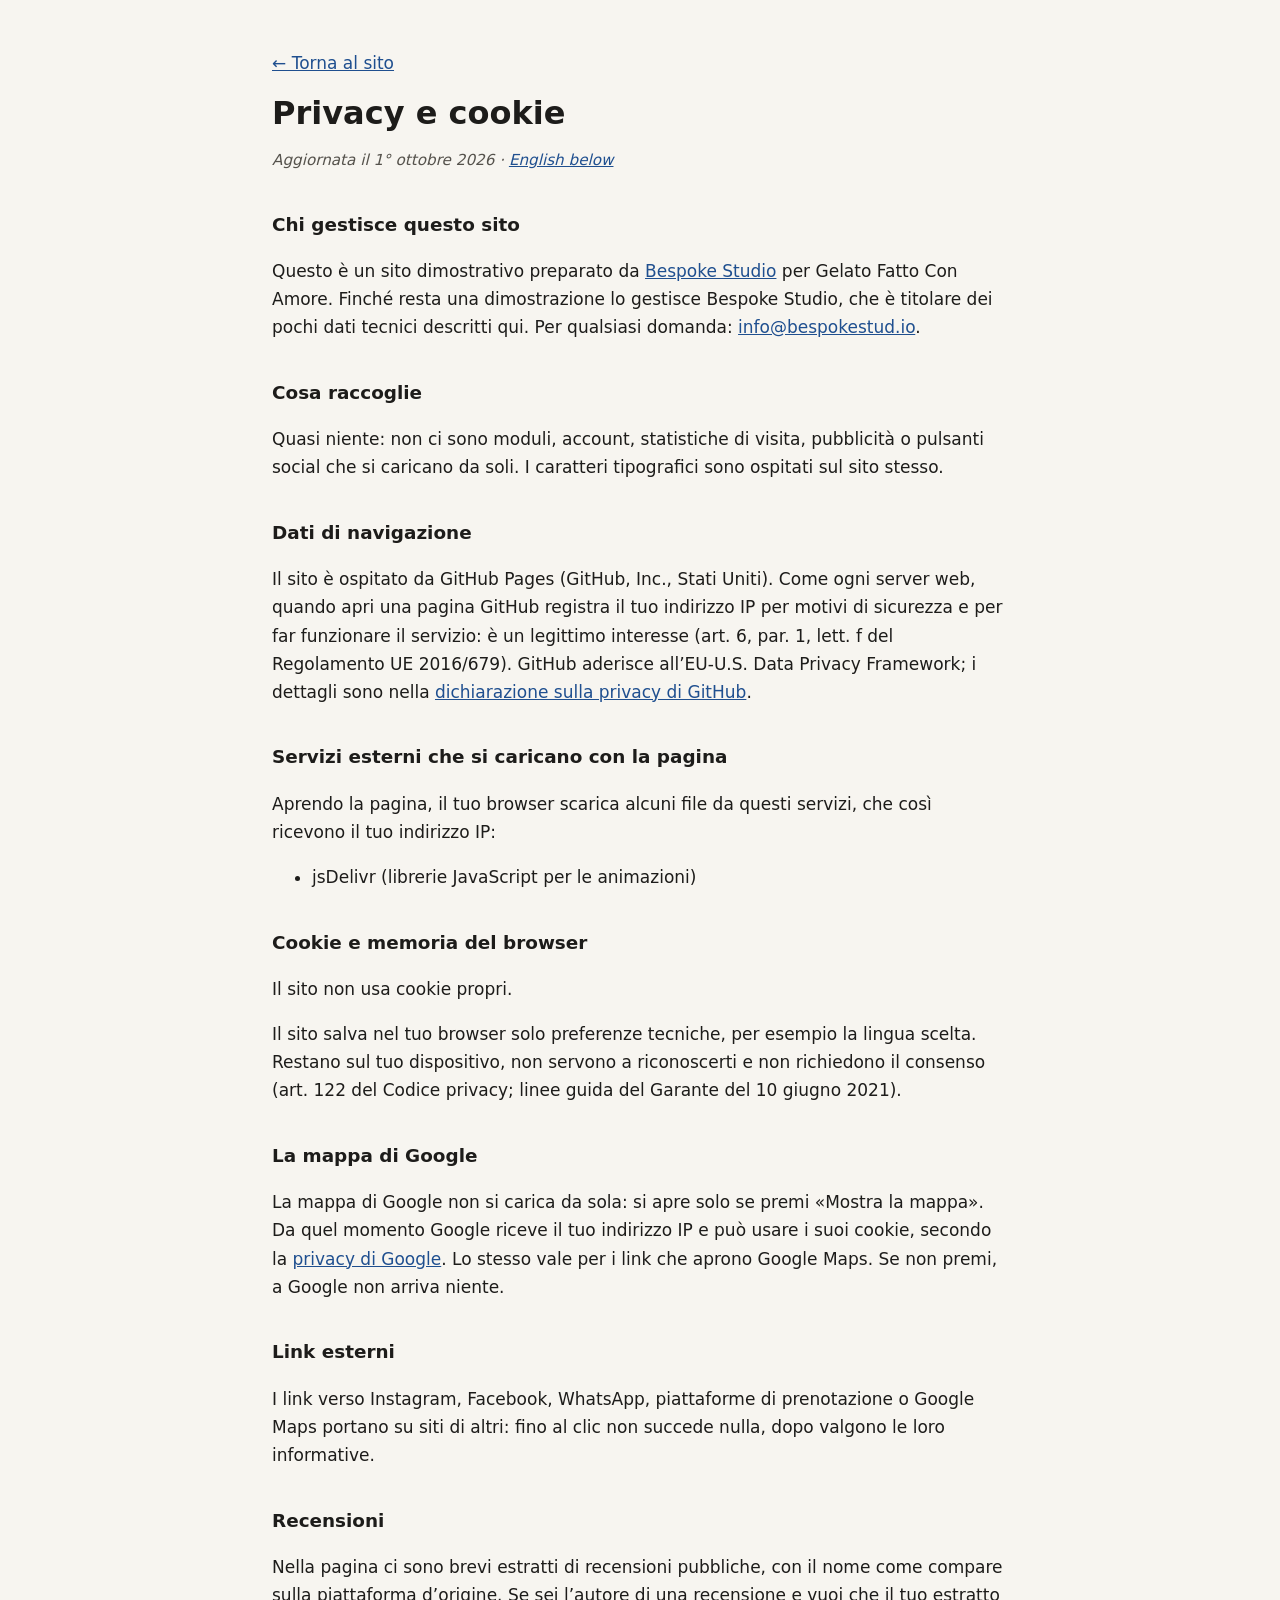
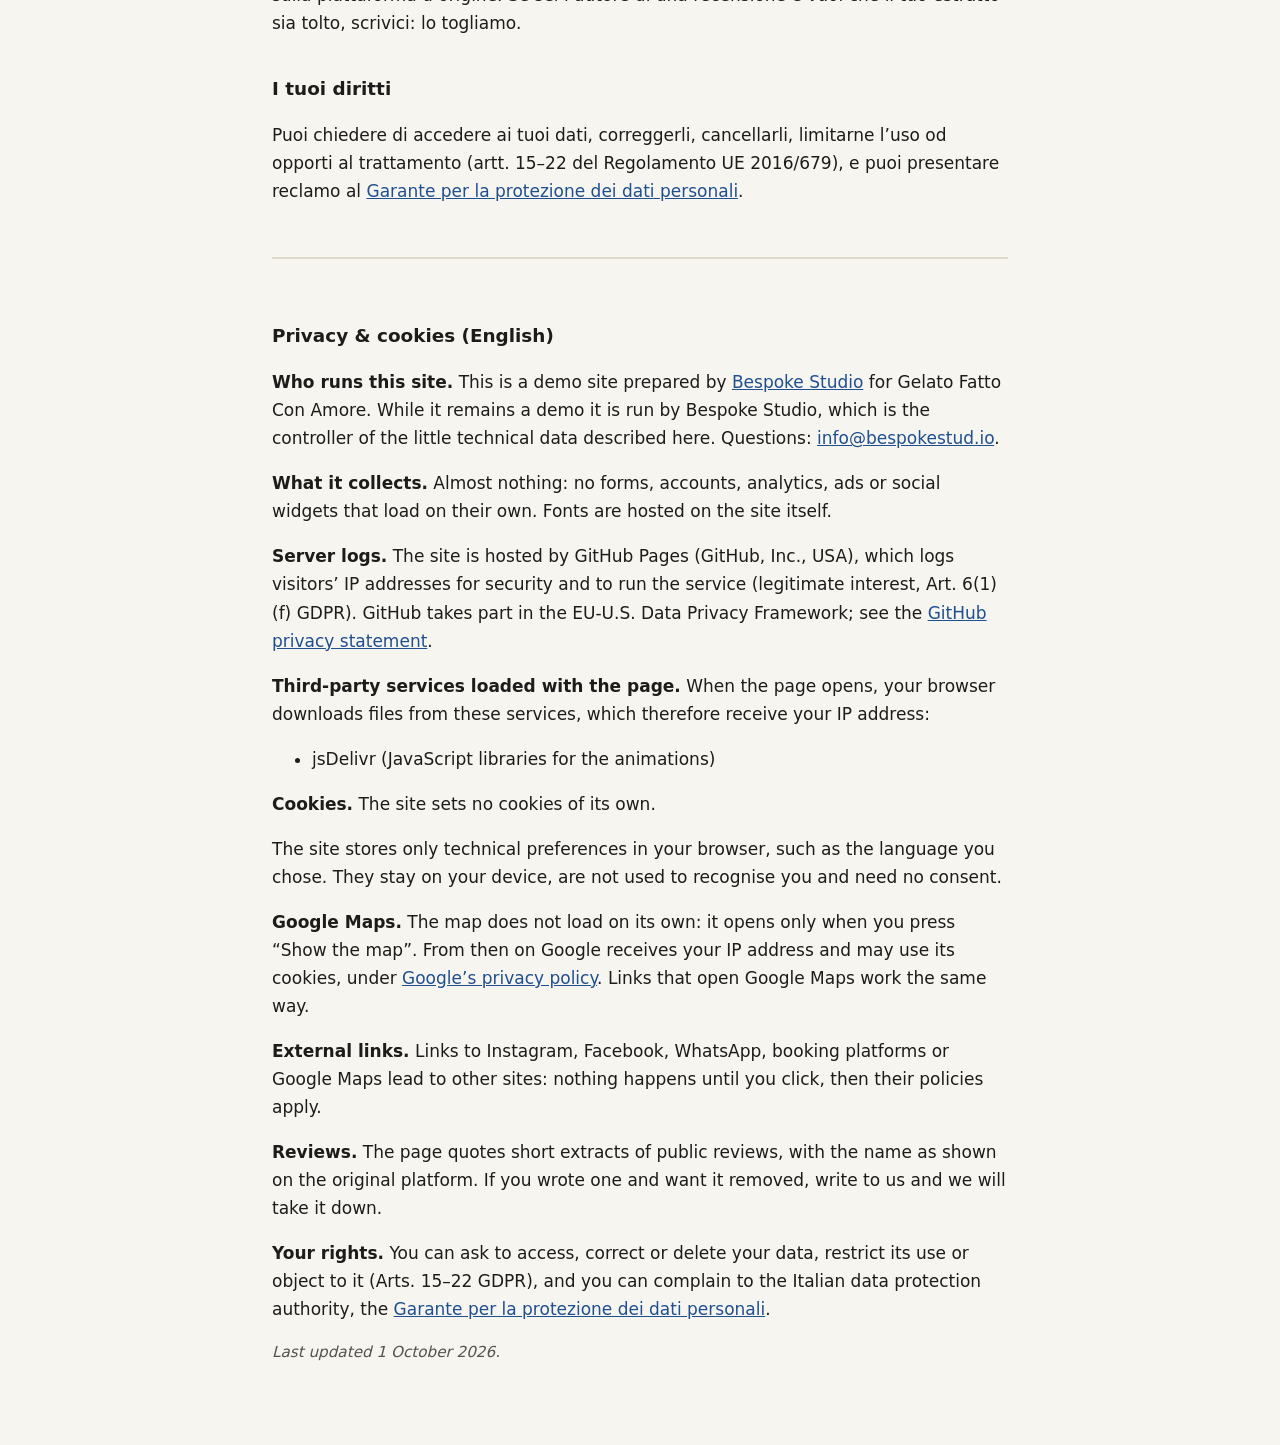
<file: privacy.html>
<!DOCTYPE html>
<html lang="it">
<head>
  <meta charset="UTF-8">
  <meta name="viewport" content="width=device-width, initial-scale=1.0">
  <meta name="robots" content="noindex">
  <title>Privacy e cookie · Gelato Fatto Con Amore</title>
  <meta name="description" content="Informativa privacy e cookie del sito Gelato Fatto Con Amore.">
  <style>
    body { margin: 0; background: #f7f5f0; color: #1d1c1a; font: 17px/1.65 system-ui, -apple-system, "Segoe UI", Roboto, sans-serif; }
    main { max-width: 46rem; margin: 0 auto; padding: 32px 20px 64px; }
    h1 { font-size: 2rem; line-height: 1.2; margin: 0.4em 0 0.2em; }
    h2 { font-size: 1.15rem; margin: 2em 0 0.4em; }
    a { color: #1f4f8f; }
    .data { color: #55524c; font-style: italic; font-size: 0.95rem; }
    .en { margin-top: 3em; padding-top: 1.5em; border-top: 2px solid #ddd8cc; }
    code { font-size: 0.9em; background: #ebe7dc; padding: 0 4px; border-radius: 3px; }
  </style>
</head>
<body>
<main>
  <p><a href="index.html">← Torna al sito</a></p>
  <h1>Privacy e cookie</h1>
  <p class="data">Aggiornata il 1° ottobre 2026 · <a href="#english" lang="en">English below</a></p>
  <h2>Chi gestisce questo sito</h2>
  <p>Questo è un sito dimostrativo preparato da <a href="https://bespokestud.io" rel="noopener">Bespoke Studio</a> per Gelato Fatto Con Amore. Finché resta una dimostrazione lo gestisce Bespoke Studio, che è titolare dei pochi dati tecnici descritti qui. Per qualsiasi domanda: <a href="mailto:info@bespokestud.io">info@bespokestud.io</a>.</p>
  <h2>Cosa raccoglie</h2>
  <p>Quasi niente: non ci sono moduli, account, statistiche di visita, pubblicità o pulsanti social che si caricano da soli. I caratteri tipografici sono ospitati sul sito stesso.</p>
  <h2>Dati di navigazione</h2>
  <p>Il sito è ospitato da GitHub Pages (GitHub, Inc., Stati Uniti). Come ogni server web, quando apri una pagina GitHub registra il tuo indirizzo IP per motivi di sicurezza e per far funzionare il servizio: è un legittimo interesse (art. 6, par. 1, lett. f del Regolamento UE 2016/679). GitHub aderisce all’EU-U.S. Data Privacy Framework; i dettagli sono nella <a href="https://docs.github.com/site-policy/privacy-policies/github-general-privacy-statement" rel="noopener">dichiarazione sulla privacy di GitHub</a>.</p>
  <h2>Servizi esterni che si caricano con la pagina</h2>
  <p>Aprendo la pagina, il tuo browser scarica alcuni file da questi servizi, che così ricevono il tuo indirizzo IP:</p>
  <ul><li>jsDelivr (librerie JavaScript per le animazioni)</li></ul>
  <h2>Cookie e memoria del browser</h2>
  <p>Il sito non usa cookie propri.</p>
  <p>Il sito salva nel tuo browser solo preferenze tecniche, per esempio la lingua scelta. Restano sul tuo dispositivo, non servono a riconoscerti e non richiedono il consenso (art. 122 del Codice privacy; linee guida del Garante del 10 giugno 2021).</p>
  <h2>La mappa di Google</h2>
  <p>La mappa di Google non si carica da sola: si apre solo se premi «Mostra la mappa». Da quel momento Google riceve il tuo indirizzo IP e può usare i suoi cookie, secondo la <a href="https://policies.google.com/privacy?hl=it" rel="noopener">privacy di Google</a>. Lo stesso vale per i link che aprono Google Maps. Se non premi, a Google non arriva niente.</p>
  <h2>Link esterni</h2>
  <p>I link verso Instagram, Facebook, WhatsApp, piattaforme di prenotazione o Google Maps portano su siti di altri: fino al clic non succede nulla, dopo valgono le loro informative.</p>
  <h2>Recensioni</h2>
  <p>Nella pagina ci sono brevi estratti di recensioni pubbliche, con il nome come compare sulla piattaforma d’origine. Se sei l’autore di una recensione e vuoi che il tuo estratto sia tolto, scrivici: lo togliamo.</p>
  <h2>I tuoi diritti</h2>
  <p>Puoi chiedere di accedere ai tuoi dati, correggerli, cancellarli, limitarne l’uso od opporti al trattamento (artt. 15–22 del Regolamento UE 2016/679), e puoi presentare reclamo al <a href="https://www.garanteprivacy.it" rel="noopener">Garante per la protezione dei dati personali</a>.</p>
  <div class="en" id="english" lang="en">
    <h2>Privacy &amp; cookies (English)</h2>
    <p><strong>Who runs this site.</strong> This is a demo site prepared by <a href="https://bespokestud.io" rel="noopener">Bespoke Studio</a> for Gelato Fatto Con Amore. While it remains a demo it is run by Bespoke Studio, which is the controller of the little technical data described here. Questions: <a href="mailto:info@bespokestud.io">info@bespokestud.io</a>.</p>
    <p><strong>What it collects.</strong> Almost nothing: no forms, accounts, analytics, ads or social widgets that load on their own. Fonts are hosted on the site itself.</p>
    <p><strong>Server logs.</strong> The site is hosted by GitHub Pages (GitHub, Inc., USA), which logs visitors’ IP addresses for security and to run the service (legitimate interest, Art. 6(1)(f) GDPR). GitHub takes part in the EU-U.S. Data Privacy Framework; see the <a href="https://docs.github.com/site-policy/privacy-policies/github-general-privacy-statement" rel="noopener">GitHub privacy statement</a>.</p>
    <p><strong>Third-party services loaded with the page.</strong> When the page opens, your browser downloads files from these services, which therefore receive your IP address:</p><ul><li>jsDelivr (JavaScript libraries for the animations)</li></ul>
    <p><strong>Cookies.</strong> The site sets no cookies of its own.</p>
    <p>The site stores only technical preferences in your browser, such as the language you chose. They stay on your device, are not used to recognise you and need no consent.</p>
    <p><strong>Google Maps.</strong> The map does not load on its own: it opens only when you press “Show the map”. From then on Google receives your IP address and may use its cookies, under <a href="https://policies.google.com/privacy?hl=en" rel="noopener">Google’s privacy policy</a>. Links that open Google Maps work the same way.</p>
    <p><strong>External links.</strong> Links to Instagram, Facebook, WhatsApp, booking platforms or Google Maps lead to other sites: nothing happens until you click, then their policies apply.</p>
    <p><strong>Reviews.</strong> The page quotes short extracts of public reviews, with the name as shown on the original platform. If you wrote one and want it removed, write to us and we will take it down.</p>
    <p><strong>Your rights.</strong> You can ask to access, correct or delete your data, restrict its use or object to it (Arts. 15–22 GDPR), and you can complain to the Italian data protection authority, the <a href="https://www.garanteprivacy.it" rel="noopener">Garante per la protezione dei dati personali</a>.</p>
    <p class="data">Last updated 1 October 2026.</p>
  </div>
</main>
</body>
</html>
</file>
